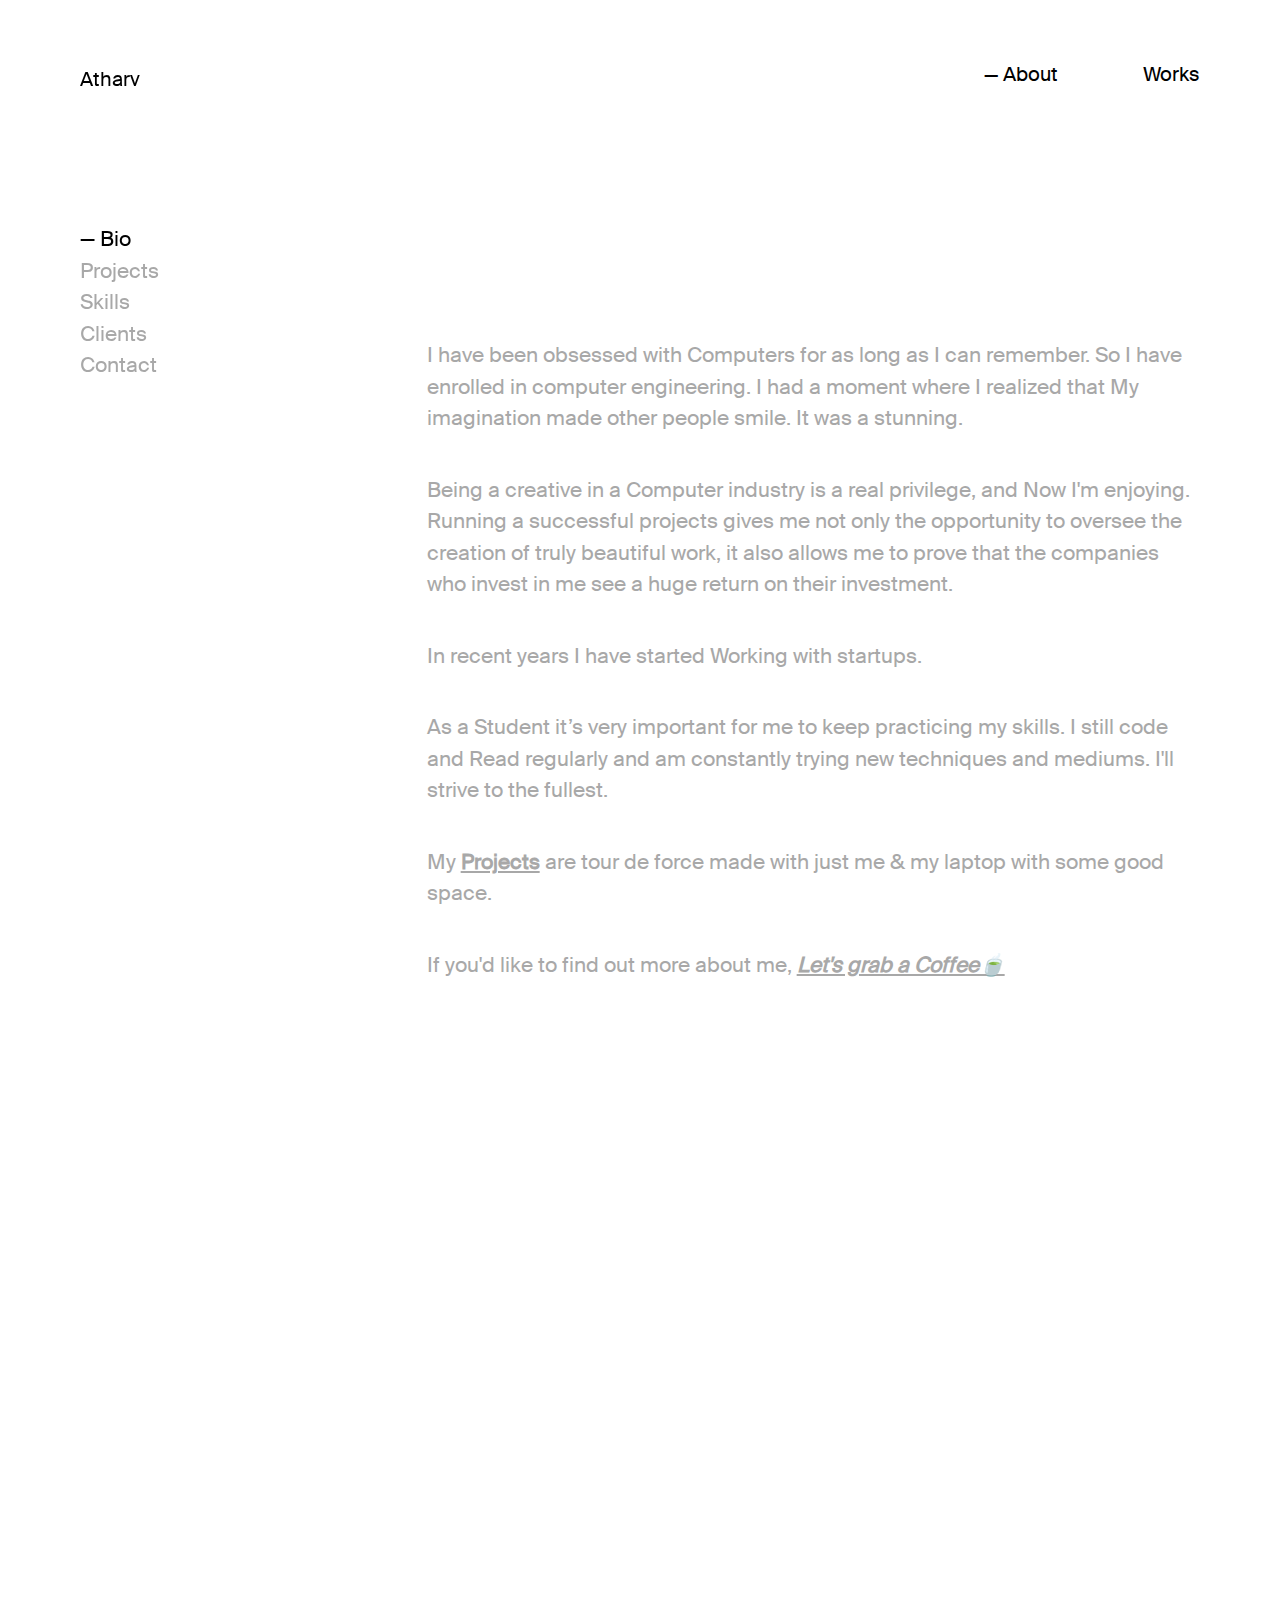
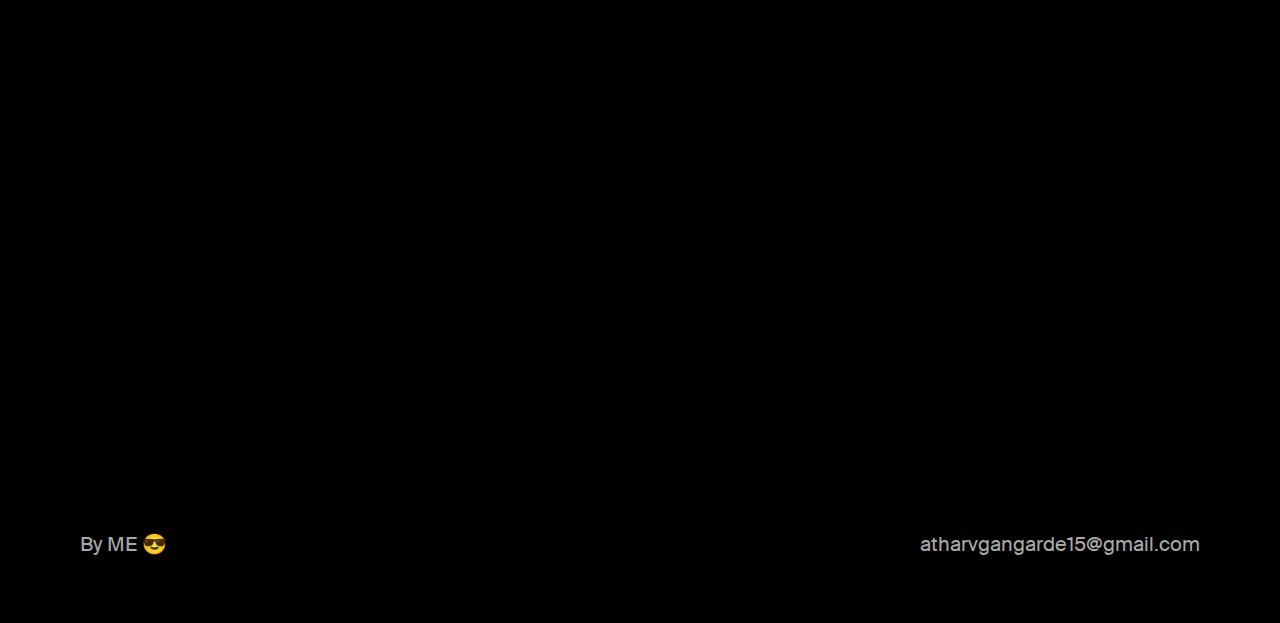
<file: about.html>
<!doctype html>
<html lang="en" class="font-suisseintl-regular text-base font-normal leading-normal antialiased">
<head>
    <meta charset="utf-8">
    <meta http-equiv="X-UA-Compatible" content="IE=edge">
    <title>About | Atharv Gangarde</title>
    <meta name="viewport" content="width=device-width, initial-scale=1">
    <link rel="preload" href="fonts/SuisseIntl-Regular-WebS.woff2" as="font" type="font/woff2" crossorigin>
    <link rel="stylesheet" href="assets/css/apped3e.css?id=2f1e72f7e628b70d73f3">
    <meta name="keywords" content="">
    <meta name="csrf-token" content="FzHOIZQAFnxjziRKrl62RePRfNg4QqZczMuegogI">
        <meta property="og:title" content="About | Atharv Gangarde">
    <meta property="og:type" content="website">
          <meta property="og:url" content="about.html">
        <link rel="apple-touch-icon" sizes="180x180" href="logo.png">
    <link rel="icon" type="image/png" sizes="32x32" href="logo.png">
    <link rel="icon" type="image/png" sizes="16x16" href="logo.png">
    <script async src="https://www.googletagmanager.com/gtag/js?id=UA-6435088-45"></script>
    <script>
    window.dataLayer = window.dataLayer || [];
    function gtag(){dataLayer.push(arguments);}
    gtag('js', new Date());

    gtag('config', 'UA-6435088-45');
    </script>
  </head>
  <body>

    <div id="app" class="text-lg md:text-2xl">
      
<about inline-template>
  <div class="flex flex-wrap min-h-screen">
    <site-header v-bind:show="show" route-name="about" inline-template>
  <header class="w-full px-5 md:px-16 lg:px-20 py-8 md:py-12 lg:py-16 flex flex-wrap text-xl justify-between">
    <div class="w-3/4 md:w-1/2">
      <div class="text-base md:text-xl transition-opacity" v-bind:class="{'transition-delay-1500': showLogo, 'opacity-0': !showLogo}">
        <a href="index.html" class="relative inline-flex z-10">
          Atharv
          <span class="text-grey ml-2 inline-flex relative w-20 md:w-32 overflow-hidden">
            <div class="absolute left-0 top-0 vertical-rotate-1">Student</div>
            <div class="absolute left-0 top-0 vertical-rotate-2">Freelancer</div>
            <div class="absolute left-0 top-0 vertical-rotate-3">Programmer</div>
          </span>
        </a>
      </div>
    </div>
    <div class="md:w-1/2 text-right">
      <button class="text-base block md:hidden relative z-40 transition-opacity focus:outline-none" v-on:click="toggleMenu" v-bind:class="{'transition-delay-1500': show, 'opacity-0': !show}">
        &mdash; {{ menuIsOpen ? 'Close' : 'Menu' }}
      </button>
      <nav class="text-xl leading-none hidden md:block">
        <div class="transition-opacity mr-20 inline-flex" v-bind:class="{'transition-delay-1500': show, 'opacity-0': !show}">
          <a href="about.html">
            <span v-show="routeName == 'about'">&mdash;</span>
            About
          </a>
        </div>
        <div class="transition-opacity inline-flex" v-bind:class="{'transition-delay-1700': show, 'opacity-0': !show}">
          <a href="works.html">
            <span v-show="routeName == 'speaking'">&mdash;</span>
            Works
          </a>
        </div>
      </nav>
      <nav v-bind:class="[menuIsOpen ? '' : 'invisible opacity-0']" class="text-3xl leading-tight fixed top-0 left-0 w-full h-full z-30 md:hidden flex flex-wrap bg-white px-8 pt-32 transition-opacity">
        <div class="w-full">
          <div>
            <a href="index.html">
              Home
            </a>
          </div>
          <div>
            <a href="about.html">
              About
            </a>
          </div>
          <div>
            <a href="works.html">
              Works
            </a>
          </div>
        </div>
      </nav>
    </div>
  </header>
</site-header>
    <div class="w-full">

      <div class="flex flex-wrap">
        <div class="w-1/4 lg:w-1/3 hidden md:block">
          <nav-menu v-bind:menu="menu" v-bind:show="show" class="hidden lg:block"></nav-menu>
        </div>
        <div class="w-full md:w-3/4 lg:w-2/3">

                      <observer
              class="pt-12 pb-16 md:pt-16 md:pb-24 lg:pb-32 pl-5 pr-5 md:pl-0 md:pr-16 lg:pr-20 slide-in-enter-active"
              id="bio"
              v-on:in-view="inView"
              v-bind:event-id="1"
              v-bind:once="false"
              v-bind:class="[show && menu[0].showSection ? 'transition-delay-200' : 'slide-in-enter']">

                              <h2 class="text-3xl lg:text-5xl leading-tight inline-flex animation-reveal-text"
    v-bind:class="{'animation-reveal-text-active animation-delay-200': show && menu[0].showSection }">
    Regarding Me
  </h2>

  <div class="text-grey copy mt-12">
    <p>I have been obsessed with Computers for as long as I can remember. So I have enrolled in computer engineering. I had a moment where I realized that My imagination made other people smile. It was a stunning.</p>
<p>Being a creative in a Computer industry is a real privilege, and Now I'm enjoying. Running a successful projects gives me not only the opportunity to oversee the creation of truly beautiful work, it also allows me to prove that the companies who invest in me see a huge return on their investment.</p>
<p>In recent years I have started Working with startups.</p>
<p>As a Student it’s very important for me to keep practicing my skills. I still code and Read regularly and am constantly trying new techniques and mediums. I'll strive to the fullest.</p>
<p>My <a href="works.html"><strong>Projects</strong></a> are tour de force made with just me & my laptop with some good space.</p>
<p>If you'd like to find out more about me,  <a href="mailto:atharvgangarde15@gmail.com"> <strong> <i>Let's grab a Coffee🍵</i></strong> </a></p>
  </div>
                          </observer>
          
<observer class="pt-12 pb-16 md:pt-24 md:pb-24 lg:pb-32 pl-5 pr-5 md:pl-0 md:pr-16 lg:pr-20 slide-in-enter-active"
              id="projects"
              v-on:in-view="inView"
              v-bind:event-id="2"
              v-bind:once="false"
              v-bind:class="[show && menu[1].showSection ? 'transition-delay-600' : 'slide-in-enter']">


  <h2 class="text-3xl lg:text-5xl leading-tight inline-flex animation-reveal-text"
    v-bind:class="{'animation-reveal-text-active animation-delay-200': show && menu[1].showSection }">
    Projects
  </h2>

  <div class="text-grey copy mt-12">
    <p>
      Over the years I have created Projects for a wide range of clients, through connections.  <br>
      I am an Engineering student so it makes it easy to work and learn cause it's my syllabus, ‘spare time’ is not something I have a lot of, but I continue to work for private clients as and when possible.
    </p>
    <p>If you have an idea you’d like, <a href="#contact" data-scroll="">get in touch</a>.
    <br>
    <br>
      <strong>
        <i>
          <u>
            <a href="works.html">Check it out!</a>
          </u>
        </i>
      </strong>
    </p>
  </div>

</observer>
                  </div>

                  
      </div>
              
      
      
      <div class="flex flex-wrap">
          <div class="w-1/3 hidden md:block"></div>
          <div class="w-full md:w-2/3">

            <observer
              class="pt-12 pb-16 md:pt-24 md:pb-24 lg:pb-32 pl-5 pr-5 md:pl-0 md:pr-16 lg:pr-20 slide-in-enter-active"
              id="skills"
              v-on:in-view="inView"
              v-bind:event-id="4"
              v-bind:once="false"
              v-bind:class="[show && menu[3].showSection ? 'transition-delay-600' : 'slide-in-enter']">

                                  <h2 class="text-3xl lg:text-5xl leading-tight inline-flex animation-reveal-text"
    v-bind:class="{'animation-reveal-text-active animation-delay-200': show && menu[3].showSection }">
    Skills
  </h2>

  <div class="text-grey copy mt-12">
      <p> <strong>Programming </strong><br>
        I like to code things from my imagnation, and enjoy bringing them in real life.<br>
        I Love to code in <i>Python, Java, Javascript, C, C++. </i> 
    </p> 
    
    <p> <strong>UI/UX Design </strong><br>
      I value simple content structure, clean design patterns, and thoughtful interactions. <br>
      I enjoy designing UX-UI design, Web design, Mobile apps, Logos.
    </p> 
        
    <p> <strong>Web Development </strong><br>
      I like to code things from scratch, and enjoy bringing ideas in to real time.<br>
      I enjoy designing UX-UI design, Web design, Mobile apps, Logos.
    </p> 
    
  </div>
                
            </observer>
          </div>
        </div>
      

      
        <div class="flex flex-wrap">
          <div class="w-1/3 hidden md:block"></div>
          <div class="w-full md:w-2/3">

            <observer
              class="pt-12 pb-16 md:pt-24 md:pb-24 lg:pb-32 pl-5 pr-5 md:pl-0 md:pr-16 lg:pr-20 slide-in-enter-active"
              id="Clients"
              v-on:in-view="inView"
              v-bind:event-id="4"
              v-bind:once="false"
              v-bind:class="[show && menu[3].showSection ? 'transition-delay-600' : 'slide-in-enter']">

    <h2 class="text-3xl lg:text-5xl leading-tight inline-flex animation-reveal-text"
    v-bind:class="{'animation-reveal-text-active animation-delay-200': show && menu[3].showSection }">
    Clients
  </h2>
<div class="clients-section">
  <div class="container-fluid">
    <div class="row">
      <div class="col-md-12">
        <div class="clients-container">
          <ul class="clients clients-border">
            <li>
              <img class="img-responsive" alt="Clients" src="img/c1.png">
            </li>
            <li>
              <img class="img-responsive" alt="Clients" src="img/c2.png">
            </li>
            <li>
              <img class="img-responsive" alt="Clients" src="img/c3.png">
            </li>
          </ul>
        </div>
      </div>          
    </div>
  </div>
</div>  
  </observer>
          </div>
        </div>


      <div class="flex flex-wrap bg-black">
        <div class="w-1/3 hidden md:block"></div>
        <div class="w-full md:w-2/3">

          <observer
            class="pt-16 pb-32 md:pt-24 md:pb-42 lg:pt-32 lg:pb-56 pl-5 pr-5 md:pl-0 md:pr-16 lg:pr-20 bg-black slide-in-enter-active"
            id="contact"
            v-on:in-view="inView"
            v-bind:event-id="5"
            v-bind:once="false"
            v-bind:class="[show && menu[4].showSection ? 'transition-delay-600' : 'slide-in-enter']">
            <a href="mailto:atharvgangarde15@gmail.com" class="hidden md:block text-3xl lg:text-5xl text-white">Email Me <svg class="ml-4 inline-flex fill-current" width="22" height="18" xmlns="http://www.w3.org/2000/svg"><path d="M22 9l-9.203-9-1.422 1.375L18.156 8H0v2h18.156l-6.78 6.625L12.796 18 22 9z"/></svg></a>
<a href="mailto:atharvgangarde15@gmail.com" class="block md:hidden text-3xl lg:text-5xl text-white">Email Me <svg class="ml-4 inline-flex fill-current" width="22" height="18" xmlns="http://www.w3.org/2000/svg"><path d="M22 9l-9.203-9-1.422 1.375L18.156 8H0v2h18.156l-6.78 6.625L12.796 18 22 9z"/></svg></a>
<div class="text-grey copy mt-8 md:mt-12">
  <p>Please get in touch if you’d like me to speak at an event, or would like to commission an Projects , or if you just fancy a chat. </p>
  <p>
    <a class="text-white" target="_blank" rel="noopener" href="https://www.linkedin.com/in/atharvgangarde/">LinkedIn</a><br>
    <a class="text-white" target="_blank" rel="noopener" href="https://www.instagram.com/atharv_.gangarde/">GitHub</a><br>
    <a class="text-white" target="_blank" rel="noopener" href="https://www.instagram.com/atharv_.gangarde/">Instagram</a><br>
  </p>
</div>
          </observer>
        </div>
      </div>
    </div>
    <site-footer v-bind:show="show" v-bind:black="true" inline-template>
  <footer class="w-full lg:self-end px-5 md:px-16 lg:px-20 pb-16 lg:pt-16 lg:pb-16 text-base md:text-xl" v-bind:class="{'bg-black': black}">
    <div class="flex flex-wrap">
      <div class="w-full md:w-1/2">
        <div class="transition-opacity" v-bind:class="{'transition-delay-1900': show, 'opacity-0': !show}">
          <a class="text-grey" href="index.html">
            By ME 😎
          </a>
        </div>
      </div>
      <div class="w-full md:w-1/2">
        <div class="transition-opacity md:text-right" v-bind:class="{'transition-delay-1900': show, 'opacity-0': !show}">
          <a class="text-grey" href="mailto:atharvgangarde15@gmail.com">
            atharvgangarde15@gmail.com
          </a>
        </div>
      </div>
    </div>
  </footer>
</site-footer>
  </div>
</about>


              <transition name="page-slide" v-on:after-enter="afterEnter" v-on:after-leave="afterLeave">
          <div v-show="state.pageLoadingAnimation" class="fixed bottom-0 left-0 w-full h-full bg-black z-50"></div>
        </transition>
      
          </div>

    
    <script>window.showSplashScreen = false;</script>
    <script src="assets/js/app2b87.js?id=ef4c996f4f4ca84c790c"></script>
  </body>
</html>
</file>
